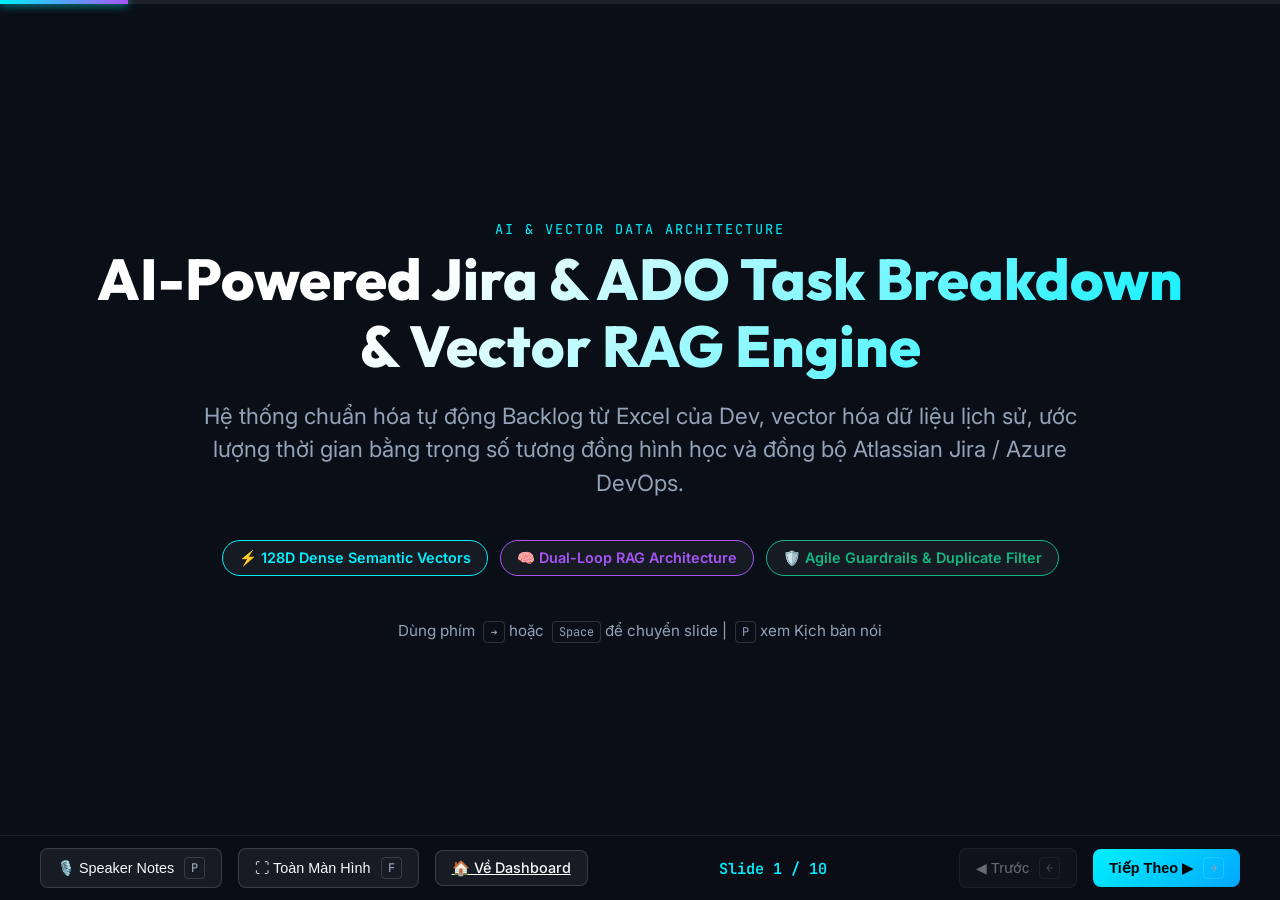
<file: templates/slides.html>
<!DOCTYPE html>
<html lang="vi">
<head>
    <meta charset="UTF-8">
    <meta name="viewport" content="width=device-width, initial-scale=1.0">
    <title>Slide Thuyết Trình: AI-Powered Jira/ADO Task Generator & Vector RAG</title>
    <!-- Google Fonts -->
    <link rel="preconnect" href="https://fonts.googleapis.com">
    <link rel="preconnect" href="https://fonts.gstatic.com" crossorigin>
    <link href="https://fonts.googleapis.com/css2?family=Inter:wght@300;400;500;600;700&family=Outfit:wght@500;600;700;800&family=JetBrains+Mono:wght@400;500;600&display=swap" rel="stylesheet">
    <style>
        :root {
            --bg-primary: #0a0e17;
            --bg-card: rgba(18, 26, 43, 0.85);
            --border-glow: rgba(0, 240, 255, 0.25);
            --accent-cyan: #00f0ff;
            --accent-purple: #a855f7;
            --accent-pink: #ec4899;
            --accent-green: #10b981;
            --accent-amber: #f59e0b;
            --text-main: #f8fafc;
            --text-muted: #94a3b8;
            --card-glass: rgba(15, 23, 42, 0.7);
        }

        * {
            box-sizing: border-box;
            margin: 0;
            padding: 0;
        }

        body {
            font-family: 'Inter', -apple-system, BlinkMacSystemFont, sans-serif;
            background-color: var(--bg-primary);
            color: var(--text-main);
            overflow: hidden;
            height: 100vh;
            width: 100vw;
            display: flex;
            flex-direction: column;
            user-select: none;
        }

        /* Top Progress Bar */
        .progress-bar-container {
            width: 100%;
            height: 4px;
            background: rgba(255, 255, 255, 0.08);
            position: fixed;
            top: 0;
            left: 0;
            z-index: 100;
        }

        .progress-bar-fill {
            height: 100%;
            width: 10%;
            background: linear-gradient(90deg, var(--accent-cyan), var(--accent-purple));
            box-shadow: 0 0 10px var(--accent-cyan);
            transition: width 0.3s cubic-bezier(0.4, 0, 0.2, 1);
        }

        /* Slide Container */
        .slides-container {
            flex: 1;
            position: relative;
            width: 100%;
            height: 100%;
            display: flex;
            justify-content: center;
            align-items: center;
            padding: 40px 60px 80px;
        }

        .slide {
            position: absolute;
            top: 0;
            left: 0;
            width: 100%;
            height: 100%;
            padding: 50px 80px 90px;
            display: none;
            flex-direction: column;
            justify-content: center;
            opacity: 0;
            transform: translateY(20px) scale(0.98);
            transition: opacity 0.4s ease, transform 0.4s ease;
            box-sizing: border-box;
        }

        .slide.active {
            display: flex;
            opacity: 1;
            transform: translateY(0) scale(1);
        }

        /* Header typography */
        .slide-tag {
            font-family: 'JetBrains Mono', monospace;
            font-size: 0.85rem;
            text-transform: uppercase;
            letter-spacing: 2px;
            color: var(--accent-cyan);
            margin-bottom: 8px;
            display: inline-flex;
            align-items: center;
            gap: 8px;
        }

        .slide-title {
            font-family: 'Outfit', sans-serif;
            font-size: 2.8rem;
            font-weight: 800;
            line-height: 1.15;
            margin-bottom: 16px;
            background: linear-gradient(135deg, #ffffff 30%, var(--accent-cyan) 100%);
            -webkit-background-clip: text;
            -webkit-text-fill-color: transparent;
        }

        .slide-subtitle {
            font-size: 1.25rem;
            color: var(--text-muted);
            margin-bottom: 35px;
            max-width: 900px;
            line-height: 1.5;
        }

        /* Slide Layouts */
        .grid-cards {
            display: grid;
            grid-template-columns: repeat(auto-fit, minmax(260px, 1fr));
            gap: 20px;
            width: 100%;
        }

        .slide-card {
            background: var(--bg-card);
            border: 1px solid rgba(255, 255, 255, 0.08);
            border-radius: 16px;
            padding: 24px;
            box-shadow: 0 10px 30px rgba(0, 0, 0, 0.4);
            backdrop-filter: blur(12px);
            transition: transform 0.2s, border-color 0.2s;
            position: relative;
            overflow: hidden;
        }

        .slide-card:hover {
            transform: translateY(-4px);
            border-color: var(--border-glow);
        }

        .slide-card.highlight {
            border-color: rgba(0, 240, 255, 0.5);
            background: linear-gradient(145deg, rgba(18, 26, 43, 0.95), rgba(0, 240, 255, 0.05));
        }

        .card-icon {
            font-size: 2.2rem;
            margin-bottom: 12px;
            display: inline-block;
        }

        .card-title {
            font-family: 'Outfit', sans-serif;
            font-size: 1.25rem;
            font-weight: 700;
            color: #fff;
            margin-bottom: 8px;
        }

        .card-desc {
            font-size: 0.95rem;
            color: var(--text-muted);
            line-height: 1.5;
        }

        /* Cover Slide */
        .cover-slide {
            text-align: center;
            align-items: center;
            justify-content: center;
        }

        .cover-slide .slide-title {
            font-size: 3.6rem;
            max-width: 1100px;
            margin: 0 auto 20px;
        }

        .cover-slide .slide-subtitle {
            font-size: 1.4rem;
            margin: 0 auto 40px;
        }

        .cover-badges {
            display: flex;
            gap: 12px;
            justify-content: center;
            flex-wrap: wrap;
            margin-bottom: 30px;
        }

        .badge-pill {
            padding: 8px 16px;
            border-radius: 50px;
            font-size: 0.9rem;
            font-weight: 600;
            background: rgba(255, 255, 255, 0.05);
            border: 1px solid rgba(255, 255, 255, 0.12);
            color: var(--text-main);
        }

        .badge-pill.cyan { border-color: var(--accent-cyan); color: var(--accent-cyan); }
        .badge-pill.purple { border-color: var(--accent-purple); color: var(--accent-purple); }
        .badge-pill.green { border-color: var(--accent-green); color: var(--accent-green); }

        /* Flow diagram visualization inside slide */
        .flow-row {
            display: flex;
            align-items: center;
            justify-content: space-between;
            gap: 12px;
            width: 100%;
            margin: 20px 0;
        }

        .flow-step-box {
            flex: 1;
            background: var(--card-glass);
            border: 1px solid rgba(255, 255, 255, 0.1);
            border-radius: 12px;
            padding: 16px;
            text-align: center;
            position: relative;
        }

        .flow-step-box.primary {
            border-color: var(--accent-cyan);
            box-shadow: 0 0 15px rgba(0, 240, 255, 0.15);
        }

        .step-num {
            display: inline-block;
            width: 26px;
            height: 26px;
            line-height: 26px;
            border-radius: 50%;
            background: var(--accent-cyan);
            color: #000;
            font-weight: 800;
            font-size: 0.8rem;
            margin-bottom: 6px;
        }

        .step-num.purple {
            background: var(--accent-purple);
            color: #fff;
        }

        .flow-arrow-icon {
            font-size: 1.4rem;
            color: var(--accent-cyan);
            opacity: 0.7;
        }

        /* Formulas & Code snippets */
        .formula-box {
            background: rgba(0, 0, 0, 0.4);
            border: 1px solid rgba(0, 240, 255, 0.2);
            border-radius: 12px;
            padding: 18px 24px;
            font-family: 'JetBrains Mono', monospace;
            font-size: 1.15rem;
            color: var(--accent-cyan);
            margin: 16px 0;
            display: flex;
            align-items: center;
            justify-content: center;
            box-shadow: inset 0 2px 10px rgba(0, 0, 0, 0.5);
        }

        /* Two column layout */
        .two-cols {
            display: grid;
            grid-template-columns: 1fr 1fr;
            gap: 30px;
            width: 100%;
        }

        .list-items {
            list-style: none;
            display: flex;
            flex-direction: column;
            gap: 12px;
        }

        .list-items li {
            position: relative;
            padding-left: 28px;
            font-size: 1.05rem;
            line-height: 1.5;
            color: #cbd5e1;
        }

        .list-items li::before {
            content: "✦";
            position: absolute;
            left: 0;
            color: var(--accent-cyan);
            font-size: 1rem;
        }

        /* Speaker notes drawer */
        .notes-drawer {
            position: fixed;
            bottom: 70px;
            left: 50%;
            transform: translateX(-50%);
            width: 80%;
            max-width: 900px;
            background: rgba(15, 23, 42, 0.95);
            border: 1px solid var(--accent-purple);
            border-radius: 12px;
            padding: 16px 24px;
            box-shadow: 0 10px 40px rgba(0, 0, 0, 0.8);
            display: none;
            z-index: 90;
            backdrop-filter: blur(16px);
        }

        .notes-drawer.open {
            display: block;
        }

        .notes-title {
            font-size: 0.8rem;
            text-transform: uppercase;
            letter-spacing: 1.5px;
            color: var(--accent-purple);
            font-weight: 700;
            margin-bottom: 6px;
        }

        .notes-content {
            font-size: 0.95rem;
            color: #e2e8f0;
            line-height: 1.6;
        }

        /* Bottom Controls Bar */
        .slide-nav-bar {
            position: fixed;
            bottom: 0;
            left: 0;
            width: 100%;
            height: 65px;
            background: rgba(10, 14, 23, 0.9);
            border-top: 1px solid rgba(255, 255, 255, 0.08);
            display: flex;
            align-items: center;
            justify-content: space-between;
            padding: 0 40px;
            z-index: 100;
            backdrop-filter: blur(10px);
        }

        .nav-left, .nav-right {
            display: flex;
            align-items: center;
            gap: 16px;
        }

        .nav-center {
            font-family: 'JetBrains Mono', monospace;
            font-size: 0.95rem;
            color: var(--accent-cyan);
            font-weight: 600;
        }

        .nav-btn {
            background: rgba(255, 255, 255, 0.06);
            border: 1px solid rgba(255, 255, 255, 0.15);
            color: var(--text-main);
            padding: 8px 16px;
            border-radius: 8px;
            cursor: pointer;
            font-size: 0.9rem;
            font-weight: 500;
            transition: all 0.2s;
            display: flex;
            align-items: center;
            gap: 6px;
        }

        .nav-btn:hover {
            background: rgba(0, 240, 255, 0.15);
            border-color: var(--accent-cyan);
            color: #fff;
        }

        .nav-btn.primary {
            background: linear-gradient(135deg, var(--accent-cyan), #00a8ff);
            color: #000;
            border: none;
            font-weight: 700;
        }

        .nav-btn.primary:hover {
            box-shadow: 0 0 15px rgba(0, 240, 255, 0.5);
        }

        .key-hint {
            font-family: 'JetBrains Mono', monospace;
            font-size: 0.75rem;
            color: var(--text-muted);
            border: 1px solid rgba(255, 255, 255, 0.15);
            padding: 2px 6px;
            border-radius: 4px;
            margin-left: 4px;
        }
    </style>
</head>
<body>

    <!-- Progress Bar -->
    <div class="progress-bar-container">
        <div class="progress-bar-fill" id="slide-progress"></div>
    </div>

    <!-- SLIDES CONTAINER -->
    <div class="slides-container">

        <!-- SLIDE 1: COVER -->
        <section class="slide cover-slide active" data-slide="1">
            <div class="slide-tag">AI & Vector Data Architecture</div>
            <h1 class="slide-title">AI-Powered Jira & ADO Task Breakdown & Vector RAG Engine</h1>
            <p class="slide-subtitle">
                Hệ thống chuẩn hóa tự động Backlog từ Excel của Dev, vector hóa dữ liệu lịch sử, ước lượng thời gian bằng trọng số tương đồng hình học và đồng bộ Atlassian Jira / Azure DevOps.
            </p>
            <div class="cover-badges">
                <span class="badge-pill cyan">⚡ 128D Dense Semantic Vectors</span>
                <span class="badge-pill purple">🧠 Dual-Loop RAG Architecture</span>
                <span class="badge-pill green">🛡️ Agile Guardrails & Duplicate Filter</span>
            </div>
            <div style="margin-top: 15px; color: var(--text-muted); font-size: 0.95rem;">
                Dùng phím <span class="key-hint">➔</span> hoặc <span class="key-hint">Space</span> để chuyển slide | <span class="key-hint">P</span> xem Kịch bản nói
            </div>
            <div class="slide-notes-raw" style="display: none;">
                <strong>Kịch bản nói (Speaker Notes):</strong><br>
                "Chào mọi người, hôm nay tôi xin trình bày giải pháp AI-Powered Jira/ADO Task Breakdown & Vector RAG Engine. Đây là hệ thống giải quyết bài toán cốt lõi trong quy trình phát triển phần mềm: làm sao để biến các yêu cầu thô từ file Excel của Dev thành các ticket Jira/ADO chuẩn chỉ, có ước lượng thời gian chính xác dựa trên dữ liệu lịch sử dự án."
            </div>
        </section>

        <!-- SLIDE 2: PAIN POINTS -->
        <section class="slide" data-slide="2">
            <div class="slide-tag">01. Problem Statement</div>
            <h2 class="slide-title">4 "Nỗi Đau" Kinh Niên Của Quy Trình Quản Lý Task Hiện Tại</h2>
            <p class="slide-subtitle">Các team phát triển phần mềm đang lãng phí từ 15-20% thời gian mỗi Sprint chỉ để xử lý "dữ liệu rác" trên Jira/Azure DevOps.</p>

            <div class="grid-cards">
                <div class="slide-card">
                    <div class="card-icon">🌪️</div>
                    <h3 class="card-title">Naming Lộn Xộn & Vô Kỷ Luật</h3>
                    <p class="card-desc">Dev viết tiêu đề theo cảm tính: <em>"Làm API"</em>, <em>"Fix bug login"</em>. Thiếu tiền tố chuẩn <code>[BE]</code>, <code>[FE]</code>, <code>[DB]</code> khiến PM và QA không thể phân loại tự động.</p>
                </div>
                <div class="slide-card">
                    <div class="card-icon">🎲</div>
                    <h3 class="card-title">Ước Lượng (Estimation) "Thầy Bói"</h3>
                    <p class="card-desc">Giờ làm việc thường được ước lượng theo linh cảm cá nhân, dẫn đến lệch kế hoạch Sprint nghiêm trọng mà không có căn cứ từ các dự án tương tự trong quá khứ.</p>
                </div>
                <div class="slide-card">
                    <div class="card-icon">⚠️</div>
                    <h3 class="card-title">Trùng Lặp Công Việc (Duplicate)</h3>
                    <p class="card-desc">Nhiều Dev làm lại những module/chức năng mà team khác hoặc sprint trước đã giải quyết, gây lãng phí hàng trăm giờ công do không tra cứu được backlog cũ.</p>
                </div>
                <div class="slide-card">
                    <div class="card-icon">❌</div>
                    <h3 class="card-title">Thiếu Acceptance Criteria (AC)</h3>
                    <p class="card-desc">Ghi chú kỹ thuật cụt lủn dưới 15 ký tự, thiếu tiêu chí nghiệm thu rõ ràng, dẫn đến tranh cãi liên tục giữa Dev, Tester và Product Owner khi bàn giao.</p>
                </div>
            </div>
            <div class="slide-notes-raw" style="display: none;">
                <strong>Kịch bản nói:</strong><br>
                "Mọi team Agile đều gặp 4 vấn đề này: tiêu đề task đặt lung tung, estimate giờ theo cảm tính không có cơ sở dữ liệu lịch sử, làm trùng những chức năng đã có, và task thiếu mô tả kỹ thuật khiến QA không biết test từ đâu. Giải pháp của chúng tôi sinh ra để tự động hóa triệt để khâu này."
            </div>
        </section>

        <!-- SLIDE 3: HIGH-LEVEL SOLUTION -->
        <section class="slide" data-slide="3">
            <div class="slide-tag">02. Architecture Overview</div>
            <h2 class="slide-title">Kiến Trúc Tổng Thể: Dual-Loop Vector RAG Pipeline</h2>
            <p class="slide-subtitle">Phân tách độc lập 2 chu trình: Data Preparation (Indexing) và Retrieval-Augmented Generation (Inference).</p>

            <div class="two-cols">
                <div class="slide-card highlight">
                    <div class="slide-tag" style="color: var(--accent-cyan);">Chu Trình 1</div>
                    <h3 class="card-title">Data Preparation (Indexing Pipeline)</h3>
                    <ul class="list-items" style="margin-top: 15px;">
                        <li><strong>Raw Sources:</strong> Ingest file Excel lịch sử ticket đã hoàn thành.</li>
                        <li><strong>[A] Info Extraction:</strong> Parser trích xuất cột lộn xộn thành JSON chuẩn.</li>
                        <li><strong>[B] Chunking:</strong> Đóng gói metadata kỹ thuật theo từng đơn vị Task.</li>
                        <li><strong>[C] Dense Embedding:</strong> Vector hóa 128 chiều số thực float32.</li>
                        <li><strong>[D] Enterprise Vector DB:</strong> PostgreSQL 14 + <code>pgvector</code> với HNSW Index.</li>
                    </ul>
                </div>

                <div class="slide-card highlight">
                    <div class="slide-tag" style="color: var(--accent-purple);">Chu Trình 2</div>
                    <h3 class="card-title">RAG Inference & Sync Pipeline</h3>
                    <ul class="list-items" style="margin-top: 15px;">
                        <li><strong>[1] Query Input:</strong> File Excel yêu cầu mới từ Dev/BA.</li>
                        <li><strong>[2] k-NN Vector Search:</strong> Truy vấn Cosine Similarity trên không gian 128D.</li>
                        <li><strong>[3] Relevant Data:</strong> Trích xuất Top-K ticket quá khứ kèm actual hours.</li>
                        <li><strong>[4] RAG Synthesis:</strong> Chuẩn hóa Naming, tính giờ tương đồng, tạo AC.</li>
                        <li><strong>[5] Guardrails & Sync:</strong> Bắn Atlassian Jira Cloud REST hoặc Azure DevOps.</li>
                    </ul>
                </div>
            </div>
            <div class="slide-notes-raw" style="display: none;">
                <strong>Kịch bản nói:</strong><br>
                "Kiến trúc của chúng tôi bám sát chuẩn RAG hiện đại gồm 2 chu trình khép kín: Chu trình 1 đóng vai trò bộ nhớ dài hạn, đọc và vector hóa toàn bộ lịch sử sprint cũ. Chu trình 2 nhận yêu cầu mới, truy vấn vector tìm ra các ticket tương đồng trong lịch sử, từ đó suy luận giờ estimate và chuẩn hóa naming trước khi bắn lên Jira/ADO."
            </div>
        </section>

        <!-- SLIDE 4: VECTOR EMBEDDING & ENGINE -->
        <section class="slide" data-slide="4">
            <div class="slide-tag">03. Deep Dive: Vector Data Engine</div>
            <h2 class="slide-title">Biến Đổi Văn Bản Kỹ Thuật Thành Không Gian Vector 128D</h2>
            <p class="slide-subtitle">Thuật toán Subword/N-gram Hashing + TF Weighting + Chuẩn hóa L2 Norm giúp chạy siêu nhẹ mà không cần GPU.</p>

            <div class="flow-row">
                <div class="flow-step-box">
                    <span class="step-num">1</span>
                    <div style="font-weight: 600; font-size: 0.95rem;">Tokenize & N-grams</div>
                    <div style="font-size: 0.8rem; color: var(--text-muted); margin-top: 4px;">Tách từ IT & character 3-gram, 4-gram</div>
                </div>
                <span class="flow-arrow-icon">➔</span>
                <div class="flow-step-box">
                    <span class="step-num">2</span>
                    <div style="font-weight: 600; font-size: 0.95rem;">Bitwise Hash</div>
                    <div style="font-size: 0.8rem; color: var(--text-muted); margin-top: 4px;">Ánh xạ vào 128 buckets có dấu (+/-)</div>
                </div>
                <span class="flow-arrow-icon">➔</span>
                <div class="flow-step-box">
                    <span class="step-num">3</span>
                    <div style="font-weight: 600; font-size: 0.95rem;">Log-TF Weighting</div>
                    <div style="font-size: 0.8rem; color: var(--text-muted); margin-top: 4px;">Trọng số log tần suất xuất hiện token</div>
                </div>
                <span class="flow-arrow-icon">➔</span>
                <div class="flow-step-box primary">
                    <span class="step-num">4</span>
                    <div style="font-weight: 600; font-size: 0.95rem;">L2 Normalization</div>
                    <div style="font-size: 0.8rem; color: var(--accent-cyan); margin-top: 4px;">||v|| = 1.0 (Unit Sphere)</div>
                </div>
            </div>

            <div class="two-cols" style="margin-top: 20px;">
                <div class="slide-card">
                    <h3 class="card-title">⚡ Bắt Trọn Ngữ Nghĩa Song Ngữ IT</h3>
                    <p class="card-desc">Bắt cực nhạy các thuật ngữ kỹ thuật viết tắt: <code>JWT</code>, <code>2FA</code>, <code>OTP</code>, <code>QR</code>, <code>Stripe</code>, <code>MoMo</code>, <code>Webhook</code>, <code>HMAC</code>, <code>Docker</code>, <code>CI/CD</code>.</p>
                </div>
                <div class="slide-card">
                    <h3 class="card-title">🚀 Tốc Độ Tính Toán Tức Thì (&lt; 1ms)</h3>
                    <p class="card-desc">Nhờ L2 Normalization, khoảng cách Cosine Similarity giữa 2 vector $u$ và $v$ rút gọn về phép nhân vô hướng: <code>Sim(u,v) = u · v</code>.</p>
                </div>
            </div>
            <div class="slide-notes-raw" style="display: none;">
                <strong>Kịch bản nói:</strong><br>
                "Điểm đặc biệt ở tầng Vector Data là chúng tôi thiết kế DenseSemanticEmbedder hoàn toàn độc lập, không cần tải model nặng 500MB hay yêu cầu GPU. Bằng cách kết hợp N-gram Hashing và chuẩn hóa L2 Norm = 1.0, các ticket cùng ngữ cảnh kỹ thuật sẽ nằm sát nhau trong không gian vector và việc tìm kiếm k-NN chỉ tốn dưới 1 mili-giây."
            </div>
        </section>

        <!-- SLIDE 5: RAG ESTIMATION FORMULA -->
        <section class="slide" data-slide="5">
            <div class="slide-tag">04. Deep Dive: RAG Inference Logic</div>
            <h2 class="slide-title">Ước Lượng Giờ Có Căn Cứ Lịch Sử (Similarity-Weighted Estimation)</h2>
            <p class="slide-subtitle">Loại bỏ hoàn toàn việc estimate cảm tính bằng công thức bình quân gia quyền theo khoảng cách hình học.</p>

            <div class="formula-box">
                Estimated_Hours = ∑ (Sim_i × Actual_Hours_i) / ∑ Sim_i
            </div>

            <div class="grid-cards" style="margin-top: 20px;">
                <div class="slide-card">
                    <div class="card-icon">🎯</div>
                    <h3 class="card-title">Trọng Số Tương Đồng</h3>
                    <p class="card-desc">Ticket lịch sử nào càng giống với yêu cầu mới thì số giờ thực tế của nó càng chiếm tỉ trọng cao trong kết quả ước lượng cuối cùng.</p>
                </div>
                <div class="slide-card">
                    <div class="card-icon">🔢</div>
                    <h3 class="card-title">Quy Đổi Fibonacci Story Points</h3>
                    <p class="card-desc">Tự động chuyển đổi theo chuẩn Agile: &le;4h &rarr; 1 SP, &le;7h &rarr; 2 SP, &le;11h &rarr; 3 SP, &le;16h &rarr; 5 SP. Nếu &gt;16h bắt buộc tách Subtask.</p>
                </div>
                <div class="slide-card">
                    <div class="card-icon">🏷️</div>
                    <h3 class="card-title">Chuẩn Hóa Naming [TYPE][MOD]</h3>
                    <p class="card-desc">Tự động gán prefix theo module và vai trò: <code>[BE][AUTH]</code>, <code>[FE][AUTH]</code>, <code>[DB][PAYMENT]</code>, <code>[QA][CHECKOUT]</code>.</p>
                </div>
            </div>
            <div class="slide-notes-raw" style="display: none;">
                <strong>Kịch bản nói:</strong><br>
                "Công thức toán học của chúng tôi giải quyết triệt để bài toán: 'Tại sao task này lại 8 giờ?'. Câu trả lời là: vì trong lịch sử có 3 task tương đồng tới 82% và trung bình thực tế tốn 7.8 giờ. Dữ liệu ước lượng được quy đổi tự động ra Fibonacci Story Points theo đúng chuẩn Scrum."
            </div>
        </section>

        <!-- SLIDE 6: GUARDRAILS & PHASE 2 -->
        <section class="slide" data-slide="6">
            <div class="slide-tag">05. Guardrails & Approval</div>
            <h2 class="slide-title">Hàng Rào Bảo Vệ (Guardrails) & Human-in-the-Loop</h2>
            <p class="slide-subtitle">Không bao giờ tự ý bắn ticket rác lên hệ thống nếu chưa qua thẩm định và xác nhận từ con người.</p>

            <div class="two-cols">
                <div class="slide-card">
                    <div class="card-icon">🚨</div>
                    <h3 class="card-title">Bộ Lọc & Cảnh Báo Thông Minh</h3>
                    <ul class="list-items" style="margin-top: 12px;">
                        <li><strong>Phát hiện Trùng lặp (Duplicate Detection):</strong> Nếu Cosine Sim &ge; 85% so với ticket cũ &rarr; Gắn cờ <code>WARNING_DUPLICATE</code>.</li>
                        <li><strong>Kiểm tra chất lượng đầu vào:</strong> Nếu Dev viết mô tả &lt; 15 ký tự &rarr; Gắn cờ <code>NEEDS_INPUT</code> và yêu cầu bổ sung.</li>
                        <li><strong>Tự động sinh Acceptance Criteria:</strong> Đảm bảo mỗi task đều có ít nhất 3 tiêu chí nghiệm thu rõ ràng.</li>
                    </ul>
                </div>

                <div class="slide-card highlight">
                    <div class="card-icon">🛡️</div>
                    <h3 class="card-title">Phase 2: Selective Human Approval</h3>
                    <ul class="list-items" style="margin-top: 12px;">
                        <li><strong>Phê duyệt có chọn lọc:</strong> Tech Lead có thể tick chọn duyệt từng task hoặc hàng loạt.</li>
                        <li><strong>Bảo vệ Jira/ADO:</strong> Chỉ task có trạng thái <code>READY_TO_IMPORT</code> mới được kích hoạt đẩy API.</li>
                        <li><strong>Đa nền tảng:</strong> Hỗ trợ Atlassian Jira REST API v3 và Azure DevOps JSON Patch (RFC 6902).</li>
                    </ul>
                </div>
            </div>
            <div class="slide-notes-raw" style="display: none;">
                <strong>Kịch bản nói:</strong><br>
                "Chúng tôi áp dụng nguyên tắc Human-in-the-loop: AI gợi ý nhưng con người là người ra quyết định cuối cùng. Hệ thống có 2 chốt chặn quan trọng: nếu độ tương đồng trên 85% thì cảnh báo trùng task, và nếu dev ghi chú sơ sài dưới 15 ký tự thì bắt buộc dev phải sửa lại mới cho import."
            </div>
        </section>

        <!-- SLIDE 7: LIVE DEMO HIGHLIGHTS -->
        <section class="slide" data-slide="7">
            <div class="slide-tag">06. Demonstration</div>
            <h2 class="slide-title">4 Màn Demo Trực Quan Trên Web Dashboard & CLI</h2>
            <p class="slide-subtitle">Trải nghiệm đồ họa trực quan Cyberpunk Glassmorphism và CLI chuyên nghiệp.</p>

            <div class="grid-cards">
                <div class="slide-card">
                    <span class="step-num">M1</span>
                    <h3 class="card-title" style="margin-top: 8px;">Excel Data Prep</h3>
                    <p class="card-desc">Xem bảng trích xuất dữ liệu thô và cấu trúc Semantic Chunks được chuẩn hóa tự động.</p>
                </div>
                <div class="slide-card">
                    <span class="step-num">M2</span>
                    <h3 class="card-title" style="margin-top: 8px;">Heatmap 128D</h3>
                    <p class="card-desc">Quan sát trực tiếp bản đồ nhiệt mảng số thực float32 của từng ticket với chuẩn L2 Norm = 1.0000.</p>
                </div>
                <div class="slide-card">
                    <span class="step-num">M3</span>
                    <h3 class="card-title" style="margin-top: 8px;">Semantic Search</h3>
                    <p class="card-desc">Nhập câu query bất kỳ và quan sát kết quả k-NN tìm kiếm theo khoảng cách không gian dưới 1ms.</p>
                </div>
                <div class="slide-card">
                    <span class="step-num">M4</span>
                    <h3 class="card-title" style="margin-top: 8px;">Breakdown & Sync</h3>
                    <p class="card-desc">Phân tích toàn bộ file Excel của Dev, kiểm duyệt cờ Warning/Ready và bắn lên Jira Cloud.</p>
                </div>
            </div>

            <div style="margin-top: 30px; text-align: center;">
                <a href="/" target="_blank" class="nav-btn primary" style="display: inline-flex; text-decoration: none;">
                    ⚡ Mở Web Dashboard Trực Quan Ngay (Port 5005)
                </a>
            </div>
            <div class="slide-notes-raw" style="display: none;">
                <strong>Kịch bản nói:</strong><br>
                "Bây giờ chúng ta sẽ đi vào phần live demo. Tôi sẽ chứng minh 4 bước: nạp file Excel, xem bản đồ nhiệt 128 chiều, gõ thử một câu query tiếng Việt để xem AI tìm ticket quá khứ, và cuối cùng là phân tích toàn bộ file Excel để sinh ticket Jira hoàn chỉnh."
            </div>
        </section>

        <!-- SLIDE 8: TECH STACK -->
        <section class="slide" data-slide="8">
            <div class="slide-tag">07. Technology Stack</div>
            <h2 class="slide-title">Công Nghệ Tối Giản, Hiệu Năng Cao & Zero-Bloat</h2>
            <p class="slide-subtitle">Không phụ thuộc framework AI nặng nề, khởi động trong 1 giây, triển khai linh hoạt mọi môi trường.</p>

            <div class="grid-cards">
                <div class="slide-card">
                    <div class="card-icon">🐍</div>
                    <h3 class="card-title">Core & Linear Algebra</h3>
                    <p class="card-desc">Python 3.10+, <strong>NumPy</strong> cho đại số tuyến tính ma trận, <strong>Pandas & OpenPyXL</strong> xử lý bảng tính.</p>
                </div>
                <div class="slide-card">
                    <div class="card-icon">🗄️</div>
                    <h3 class="card-title">Enterprise Vector Database</h3>
                    <p class="card-desc"><strong>PostgreSQL 14 + pgvector</strong> với chỉ mục HNSW Index (hoặc TinyVectorDB fallback), latency &lt; 1ms.</p>
                </div>
                <div class="slide-card">
                    <div class="card-icon">🌐</div>
                    <h3 class="card-title">Web & CLI Experience</h3>
                    <p class="card-desc"><strong>Flask</strong> REST API, <strong>Rich Console</strong> định dạng màu terminal, <strong>Vanilla Glassmorphism UI</strong> mượt mà.</p>
                </div>
                <div class="slide-card">
                    <div class="card-icon">🔗</div>
                    <h3 class="card-title">Enterprise Connectors</h3>
                    <p class="card-desc"><strong>Atlassian Jira REST v3</strong> & <strong>Azure DevOps JSON Patch</strong>, file quy chuẩn <code>.agent-rules.md</code> độc lập.</p>
                </div>
            </div>
            <div class="slide-notes-raw" style="display: none;">
                <strong>Kịch bản nói:</strong><br>
                "Về mặt công nghệ, điểm sáng nhất của project là tính độc lập: toàn bộ engine vector được xây dựng tối ưu với NumPy, không cần cài đặt các gói nặng hàng GB như PyTorch hay TensorFlow, giúp hệ thống có thể chạy mượt mà trên bất kỳ server hoặc máy trạm nào."
            </div>
        </section>

        <!-- SLIDE 9: BUSINESS ROI -->
        <section class="slide" data-slide="9">
            <div class="slide-tag">08. Business Value & ROI</div>
            <h2 class="slide-title">Giá Trị Thực Tế & Lợi Ích Cho Doanh Nghiệp (ROI)</h2>
            <p class="slide-subtitle">Chuyển đổi quy trình quản lý dự án thủ công sang tự động hóa thông minh có thể định lượng.</p>

            <div class="grid-cards">
                <div class="slide-card highlight">
                    <div style="font-size: 2.8rem; font-weight: 800; color: var(--accent-cyan); font-family: 'Outfit';">80%</div>
                    <h3 class="card-title">Tiết Kiệm Thời Gian</h3>
                    <p class="card-desc">Giảm thời gian tạo và chuẩn hóa backlog từ 4 giờ mỗi Sprint Planning xuống còn dưới 30 phút.</p>
                </div>
                <div class="slide-card highlight">
                    <div style="font-size: 2.8rem; font-weight: 800; color: var(--accent-green); font-family: 'Outfit';">100%</div>
                    <h3 class="card-title">Chuẩn Hóa Naming</h3>
                    <p class="card-desc">Loại bỏ hoàn toàn ticket không rõ nguồn gốc nhờ cú pháp bắt buộc <code>[TYPE][MODULE]</code>.</p>
                </div>
                <div class="slide-card highlight">
                    <div style="font-size: 2.8rem; font-weight: 800; color: var(--accent-purple); font-family: 'Outfit';">85%+</div>
                    <h3 class="card-title">Ngăn Chặn Trùng Lặp</h3>
                    <p class="card-desc">Tự động phát hiện và chặn các đầu việc trùng lặp với quá khứ, tiết kiệm hàng trăm giờ code vô ích.</p>
                </div>
                <div class="slide-card highlight">
                    <div style="font-size: 2.8rem; font-weight: 800; color: var(--accent-amber); font-family: 'Outfit';">MINH BẠCH</div>
                    <h3 class="card-title">Estimate Có Căn Cứ</h3>
                    <p class="card-desc">Dev và PM dễ dàng đồng thuận nhờ số giờ ước lượng được đối chiếu trực tiếp từ ticket lịch sử tương tự.</p>
                </div>
            </div>
            <div class="slide-notes-raw" style="display: none;">
                <strong>Kịch bản nói:</strong><br>
                "Về mặt kinh tế, giải pháp này giúp tiết kiệm 80% thời gian của PM và Tech Lead trong mỗi buổi Sprint Planning, loại bỏ 100% dữ liệu rác trên Jira, và quan trọng nhất là bảo vệ ngân sách công ty bằng cách ngăn chặn các đầu việc trùng lặp."
            </div>
        </section>

        <!-- SLIDE 10: ROADMAP & Q&A -->
        <section class="slide" data-slide="10">
            <div class="slide-tag">09. Enterprise Roadmap</div>
            <h2 class="slide-title">Lộ Trình Phát Triển & Hỏi Đáp (Q&A)</h2>
            <p class="slide-subtitle">Sẵn sàng nâng cấp lên phiên bản Enterprise quy mô lớn trong các giai đoạn tiếp theo.</p>

            <div class="two-cols">
                <div class="slide-card">
                    <h3 class="card-title">🗺️ Giai Đoạn Tiếp Theo (Next Milestones)</h3>
                    <ul class="list-items" style="margin-top: 12px;">
                        <li><strong>Pluggable Embeddings:</strong> Hỗ trợ switch sang OpenAI <code>text-embedding-3</code> hoặc <code>BGE-M3</code> đa ngôn ngữ.</li>
                        <li><strong>LLM Gherkin AC:</strong> Cắm LLM (Claude 3.5 / Gemini Flash) sinh Acceptance Criteria chi tiết dạng <em>Given-When-Then</em>.</li>
                        <li><strong>Persistent Vector Store:</strong> Tích hợp <code>pgvector</code> hoặc <code>Qdrant</code> để lưu trữ hàng trăm nghìn tickets.</li>
                        <li><strong>ChatOps:</strong> Tích hợp Slack Bot / MS Teams Bot để Dev tạo task trực tiếp từ kênh chat.</li>
                    </ul>
                </div>

                <div class="slide-card highlight" style="text-align: center; display: flex; flex-direction: column; justify-content: center; align-items: center;">
                    <div style="font-size: 3.5rem; margin-bottom: 12px;">💬</div>
                    <h3 class="card-title" style="font-size: 1.8rem;">Cảm Ơn Quý Vị Đã Lắng Nghe!</h3>
                    <p class="card-desc" style="margin: 10px 0 20px;">Hệ thống đã sẵn sàng để demo trực tiếp và giải đáp mọi câu hỏi.</p>
                    <span class="badge-pill cyan">Q & A Session</span>
                </div>
            </div>
            <div class="slide-notes-raw" style="display: none;">
                <strong>Kịch bản nói:</strong><br>
                "Trong tương lai, chúng tôi sẽ nâng cấp thêm kết nối với Slack Bot và các mô hình embedding lớn hơn như BGE-M3. Cảm ơn mọi người đã theo dõi, xin mời ban giám khảo và anh em đặt câu hỏi thảo luận!"
            </div>
        </section>

    </div>

    <!-- SPEAKER NOTES DRAWER -->
    <div class="notes-drawer" id="speaker-notes-box">
        <div class="notes-title">🎙️ Speaker Notes (Kịch bản thuyết trình cho Slide hiện tại):</div>
        <div class="notes-content" id="speaker-notes-text">
            Nội dung kịch bản nói sẽ hiển thị ở đây.
        </div>
    </div>

    <!-- BOTTOM CONTROLS BAR -->
    <footer class="slide-nav-bar">
        <div class="nav-left">
            <button class="nav-btn" id="btn-toggle-notes">
                🎙️ Speaker Notes <span class="key-hint">P</span>
            </button>
            <button class="nav-btn" id="btn-fullscreen">
                ⛶ Toàn Màn Hình <span class="key-hint">F</span>
            </button>
            <a href="/" class="nav-btn">
                🏠 Về Dashboard
            </a>
        </div>

        <div class="nav-center">
            Slide <span id="current-slide-num">1</span> / <span id="total-slides-num">10</span>
        </div>

        <div class="nav-right">
            <button class="nav-btn" id="btn-prev-slide">
                ◀ Trước <span class="key-hint">←</span>
            </button>
            <button class="nav-btn primary" id="btn-next-slide">
                Tiếp Theo ▶ <span class="key-hint">→</span>
            </button>
        </div>
    </footer>

    <!-- INTERACTIVE SLIDE LOGIC -->
    <script>
        document.addEventListener('DOMContentLoaded', () => {
            const slides = document.querySelectorAll('.slide');
            const totalSlides = slides.length;
            let currentSlideIndex = 0;

            const progressFill = document.getElementById('slide-progress');
            const currentNumEl = document.getElementById('current-slide-num');
            const totalNumEl = document.getElementById('total-slides-num');
            const notesDrawer = document.getElementById('speaker-notes-box');
            const notesText = document.getElementById('speaker-notes-text');
            const btnToggleNotes = document.getElementById('btn-toggle-notes');
            const btnFullscreen = document.getElementById('btn-fullscreen');
            const btnPrev = document.getElementById('btn-prev-slide');
            const btnNext = document.getElementById('btn-next-slide');

            totalNumEl.textContent = totalSlides;

            function updateSlide(index) {
                if (index < 0) index = 0;
                if (index >= totalSlides) index = totalSlides - 1;

                currentSlideIndex = index;

                slides.forEach((slide, i) => {
                    if (i === currentSlideIndex) {
                        slide.classList.add('active');
                        // Update speaker notes
                        const rawNotes = slide.querySelector('.slide-notes-raw');
                        if (rawNotes) {
                            notesText.innerHTML = rawNotes.innerHTML;
                        } else {
                            notesText.innerHTML = 'Không có ghi chú thêm.';
                        }
                    } else {
                        slide.classList.remove('active');
                    }
                });

                // Update UI numbers & progress
                currentNumEl.textContent = currentSlideIndex + 1;
                const progressPercent = ((currentSlideIndex + 1) / totalSlides) * 100;
                progressFill.style.width = `${progressPercent}%`;

                // Update button disabled state
                btnPrev.style.opacity = currentSlideIndex === 0 ? '0.4' : '1';
                btnPrev.disabled = currentSlideIndex === 0;

                btnNext.style.opacity = currentSlideIndex === totalSlides - 1 ? '0.4' : '1';
                btnNext.disabled = currentSlideIndex === totalSlides - 1;
            }

            // Navigation Handlers
            function nextSlide() {
                if (currentSlideIndex < totalSlides - 1) {
                    updateSlide(currentSlideIndex + 1);
                }
            }

            function prevSlide() {
                if (currentSlideIndex > 0) {
                    updateSlide(currentSlideIndex - 1);
                }
            }

            btnNext.addEventListener('click', nextSlide);
            btnPrev.addEventListener('click', prevSlide);

            // Toggle Speaker Notes
            btnToggleNotes.addEventListener('click', () => {
                notesDrawer.classList.toggle('open');
            });

            // Fullscreen Toggle
            btnFullscreen.addEventListener('click', () => {
                if (!document.fullscreenElement) {
                    document.documentElement.requestFullscreen().catch(() => {});
                } else {
                    document.exitFullscreen().catch(() => {});
                }
            });

            // Keyboard Navigation
            document.addEventListener('keydown', (e) => {
                if (e.key === 'ArrowRight' || e.key === ' ' || e.key === 'Enter') {
                    e.preventDefault();
                    nextSlide();
                } else if (e.key === 'ArrowLeft' || e.key === 'Backspace') {
                    e.preventDefault();
                    prevSlide();
                } else if (e.key.toLowerCase() === 'p') {
                    notesDrawer.classList.toggle('open');
                } else if (e.key.toLowerCase() === 'f') {
                    if (!document.fullscreenElement) {
                        document.documentElement.requestFullscreen().catch(() => {});
                    } else {
                        document.exitFullscreen().catch(() => {});
                    }
                }
            });

            // Initialize slide 0
            updateSlide(0);
        });
    </script>
</body>
</html>
</file>
